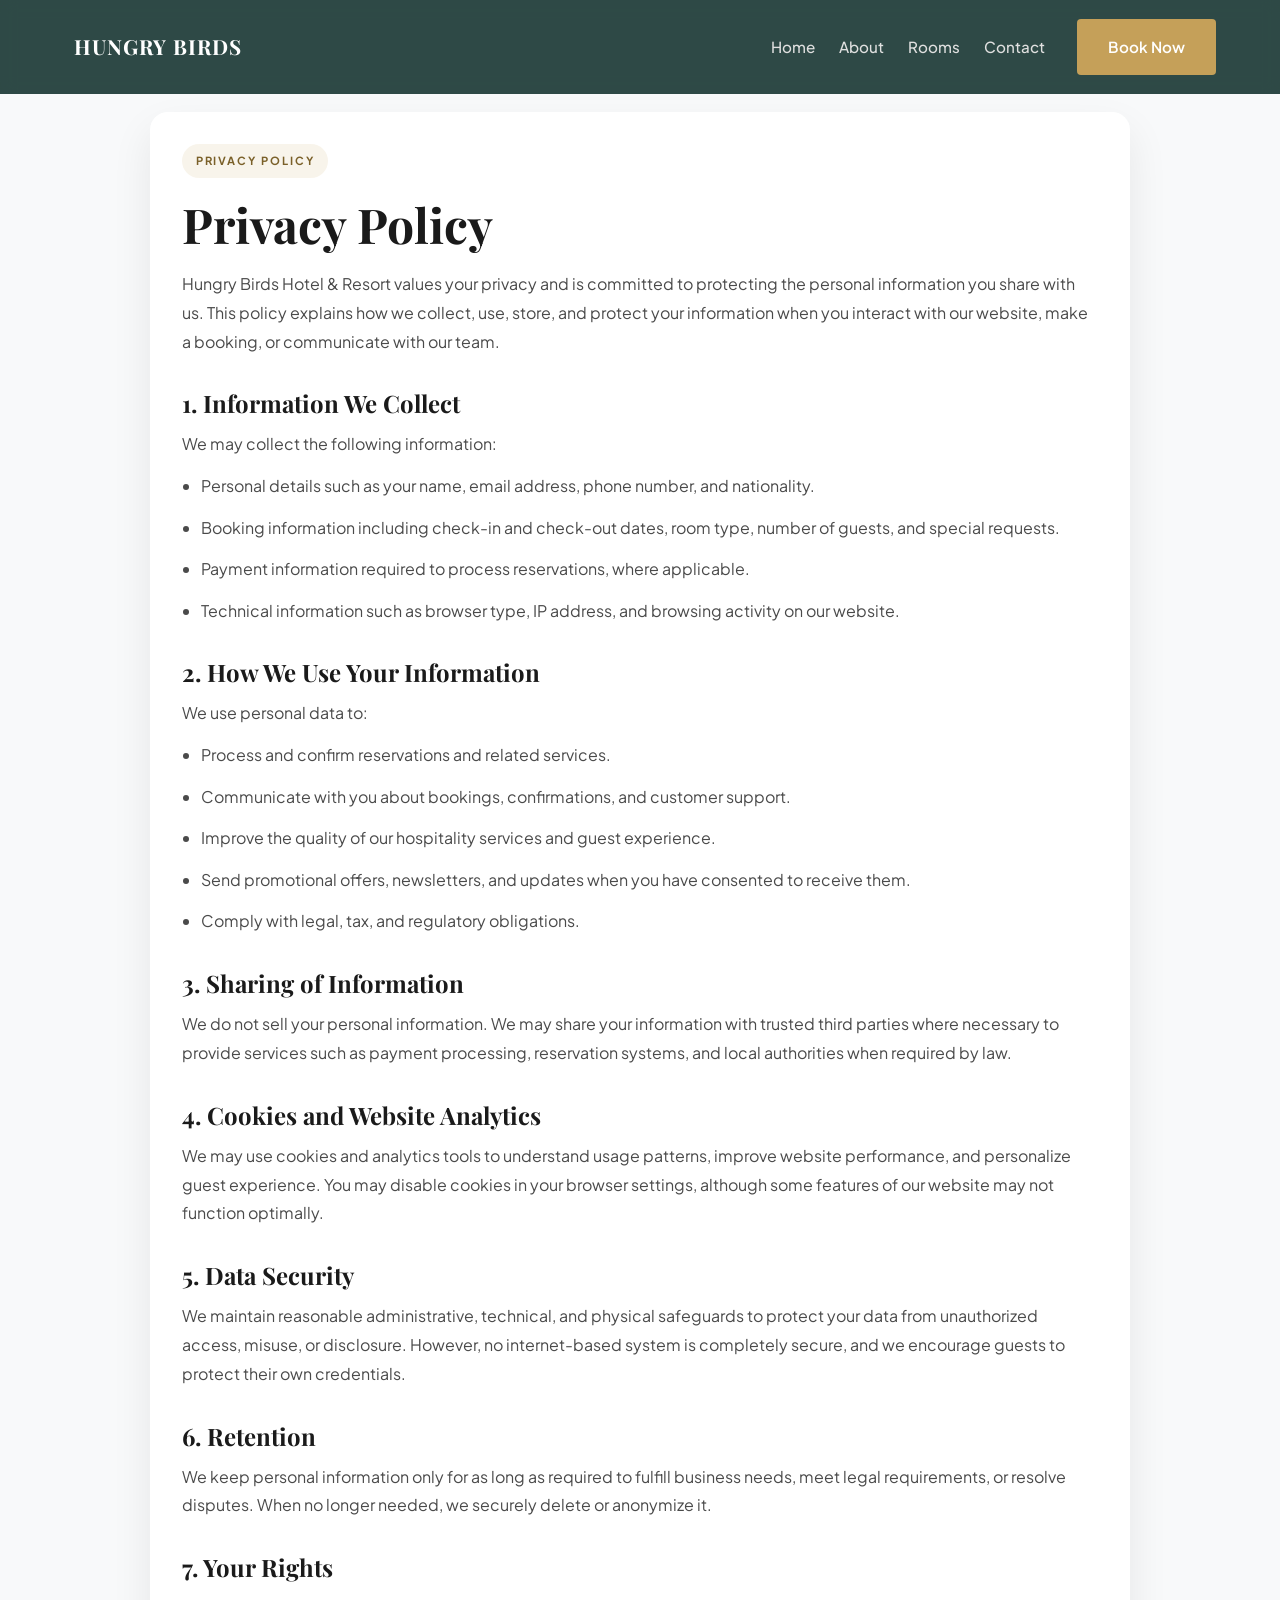
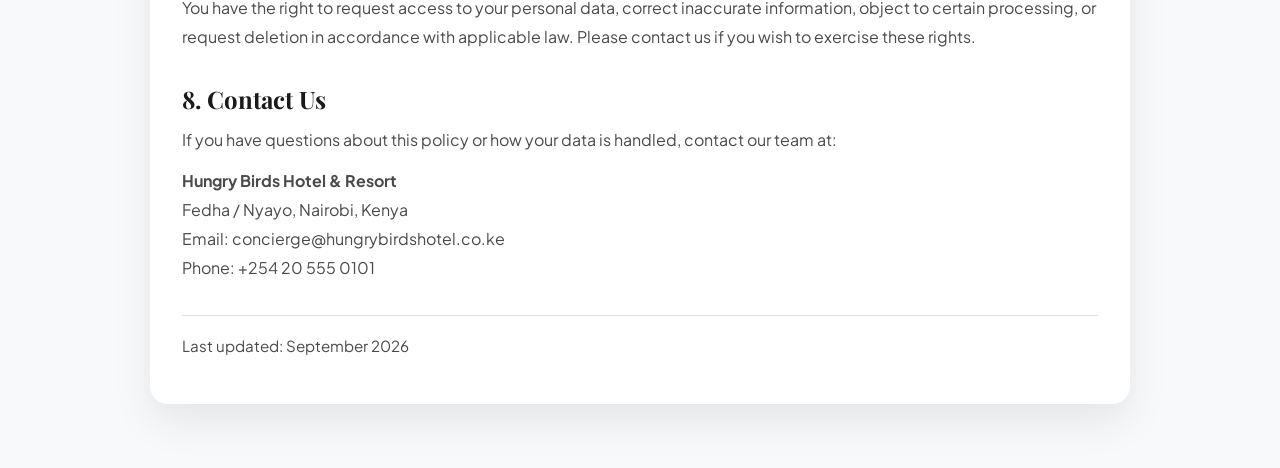
<file: privacy.html>
<!DOCTYPE html>
<html lang="en">
  <head>
    <meta charset="UTF-8" />
    <meta name="viewport" content="width=device-width, initial-scale=1.0" />
    <title>Privacy Policy | Hungry Birds Hotel</title>
    <link rel="preconnect" href="https://fonts.googleapis.com" />
    <link rel="preconnect" href="https://fonts.gstatic.com" crossorigin />
    <link href="https://fonts.googleapis.com/css2?family=Playfair+Display:wght@400;600;700&family=Plus+Jakarta+Sans:wght@400;500;600;700&display=swap" rel="stylesheet" />
    <link rel="stylesheet" href="style.css" />
    <style>
      body {
        background: #f8f9fa;
        color: #4a4a4a;
      }
      .policy-shell {
        max-width: 980px;
        margin: 7rem auto 4rem;
        padding: 2rem;
        background: #ffffff;
        border-radius: 18px;
        box-shadow: 0 18px 40px rgba(0, 0, 0, 0.08);
      }
      .policy-badge {
        display: inline-block;
        margin-bottom: 1rem;
        padding: 0.5rem 0.85rem;
        background: rgba(197,160,89,0.12);
        color: #7a6029;
        border-radius: 999px;
        font-size: 0.7rem;
        font-weight: 700;
        letter-spacing: 0.12rem;
        text-transform: uppercase;
      }
      .policy-shell h1 {
        font-size: clamp(2rem, 4vw, 3rem);
        margin-bottom: 1rem;
      }
      .policy-shell h2 {
        margin-top: 2rem;
        margin-bottom: 0.75rem;
        font-size: 1.5rem;
      }
      .policy-shell p,
      .policy-shell li {
        margin-bottom: 0.8rem;
        line-height: 1.8;
        color: #4a4a4a;
      }
      .policy-shell ul {
        margin-left: 1.2rem;
        list-style: disc;
      }
      .policy-meta {
        margin-top: 2rem;
        padding-top: 1rem;
        border-top: 1px solid #e0e0e0;
        font-size: 0.95rem;
      }
      @media (max-width: 640px) {
        .policy-shell {
          margin: 6rem 1rem 2rem;
          padding: 1.25rem;
        }
      }
    </style>
  </head>
  <body>
    <header class="navbar" id="navbar">
      <div class="nav-container">
        <a href="index.html" class="brand-logo">
          <i class="fa-solid fa-dove"></i>
          <span>HUNGRY BIRDS</span>
        </a>
        <nav class="nav-menu" id="nav-menu">
          <ul class="nav-list">
            <li><a href="index.html#home" class="nav-link">Home</a></li>
            <li><a href="index.html#about" class="nav-link">About</a></li>
            <li><a href="index.html#rooms" class="nav-link">Rooms</a></li>
            <li><a href="index.html#contact" class="nav-link">Contact</a></li>
          </ul>
          <a href="index.html#booking" class="btn btn-accent nav-btn">Book Now</a>
        </nav>
      </div>
    </header>

    <main class="policy-shell">
      <span class="policy-badge">Privacy Policy</span>
      <h1>Privacy Policy</h1>
      <p>Hungry Birds Hotel &amp; Resort values your privacy and is committed to protecting the personal information you share with us. This policy explains how we collect, use, store, and protect your information when you interact with our website, make a booking, or communicate with our team.</p>

      <h2>1. Information We Collect</h2>
      <p>We may collect the following information:</p>
      <ul>
        <li>Personal details such as your name, email address, phone number, and nationality.</li>
        <li>Booking information including check-in and check-out dates, room type, number of guests, and special requests.</li>
        <li>Payment information required to process reservations, where applicable.</li>
        <li>Technical information such as browser type, IP address, and browsing activity on our website.</li>
      </ul>

      <h2>2. How We Use Your Information</h2>
      <p>We use personal data to:</p>
      <ul>
        <li>Process and confirm reservations and related services.</li>
        <li>Communicate with you about bookings, confirmations, and customer support.</li>
        <li>Improve the quality of our hospitality services and guest experience.</li>
        <li>Send promotional offers, newsletters, and updates when you have consented to receive them.</li>
        <li>Comply with legal, tax, and regulatory obligations.</li>
      </ul>

      <h2>3. Sharing of Information</h2>
      <p>We do not sell your personal information. We may share your information with trusted third parties where necessary to provide services such as payment processing, reservation systems, and local authorities when required by law.</p>

      <h2>4. Cookies and Website Analytics</h2>
      <p>We may use cookies and analytics tools to understand usage patterns, improve website performance, and personalize guest experience. You may disable cookies in your browser settings, although some features of our website may not function optimally.</p>

      <h2>5. Data Security</h2>
      <p>We maintain reasonable administrative, technical, and physical safeguards to protect your data from unauthorized access, misuse, or disclosure. However, no internet-based system is completely secure, and we encourage guests to protect their own credentials.</p>

      <h2>6. Retention</h2>
      <p>We keep personal information only for as long as required to fulfill business needs, meet legal requirements, or resolve disputes. When no longer needed, we securely delete or anonymize it.</p>

      <h2>7. Your Rights</h2>
      <p>You have the right to request access to your personal data, correct inaccurate information, object to certain processing, or request deletion in accordance with applicable law. Please contact us if you wish to exercise these rights.</p>

      <h2>8. Contact Us</h2>
      <p>If you have questions about this policy or how your data is handled, contact our team at:</p>
      <p><strong>Hungry Birds Hotel &amp; Resort</strong><br />Fedha / Nyayo, Nairobi, Kenya<br />Email: concierge@hungrybirdshotel.co.ke<br />Phone: +254 20 555 0101</p>

      <div class="policy-meta">
        <p>Last updated: September 2026</p>
      </div>
    </main>
  </body>
</html>
</file>
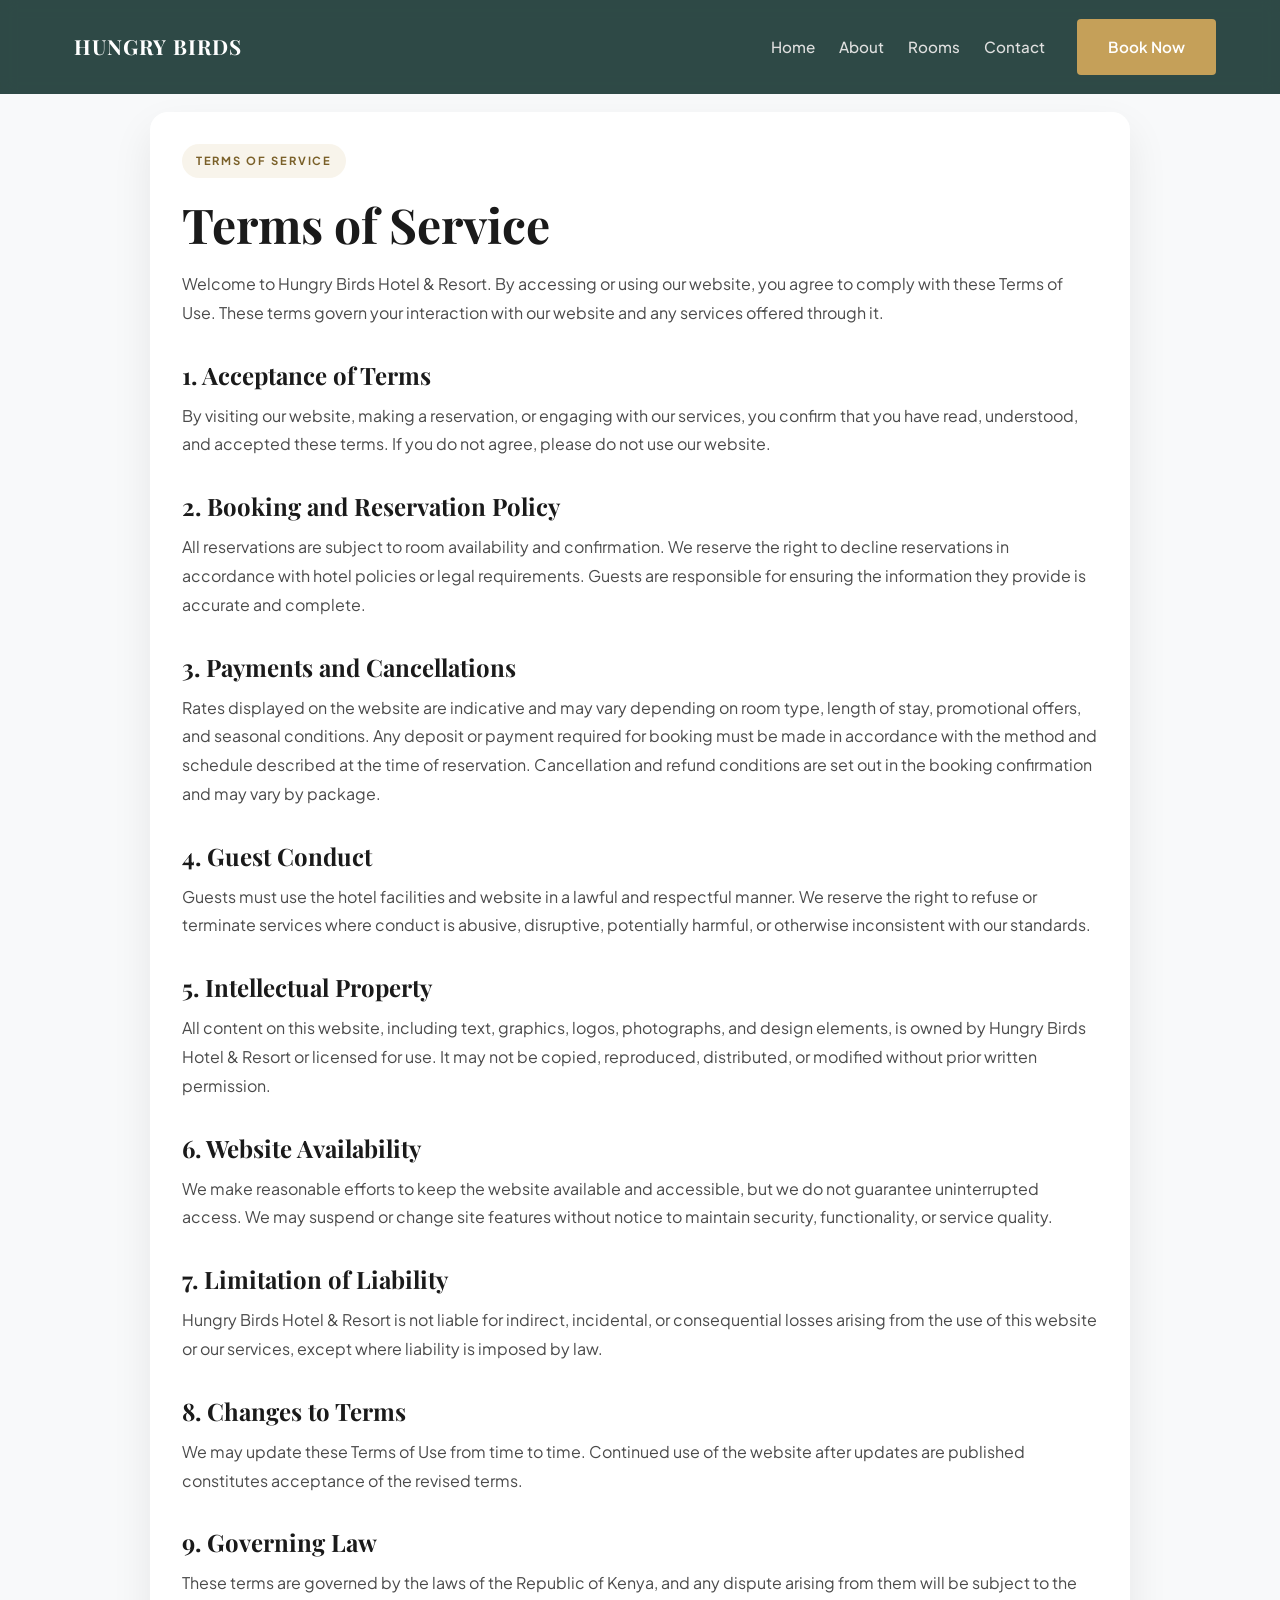
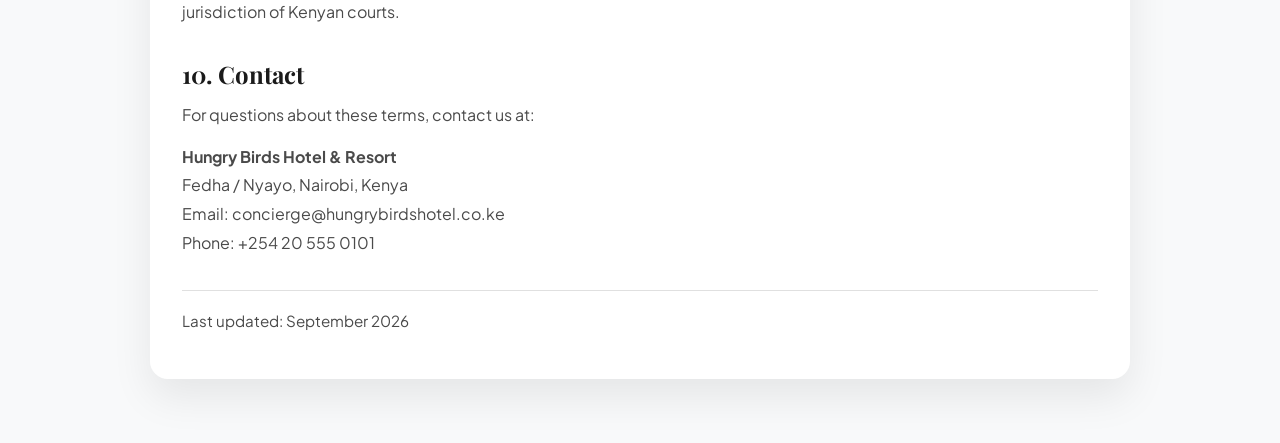
<file: terms.html>
<!DOCTYPE html>
<html lang="en">
  <head>
    <meta charset="UTF-8" />
    <meta name="viewport" content="width=device-width, initial-scale=1.0" />
    <title>Terms of Service | Hungry Birds Hotel</title>
    <link rel="preconnect" href="https://fonts.googleapis.com" />
    <link rel="preconnect" href="https://fonts.gstatic.com" crossorigin />
    <link href="https://fonts.googleapis.com/css2?family=Playfair+Display:wght@400;600;700&family=Plus+Jakarta+Sans:wght@400;500;600;700&display=swap" rel="stylesheet" />
    <link rel="stylesheet" href="style.css" />
    <style>
      body {
        background: #f8f9fa;
        color: #4a4a4a;
      }
      .policy-shell {
        max-width: 980px;
        margin: 7rem auto 4rem;
        padding: 2rem;
        background: #ffffff;
        border-radius: 18px;
        box-shadow: 0 18px 40px rgba(0, 0, 0, 0.08);
      }
      .policy-badge {
        display: inline-block;
        margin-bottom: 1rem;
        padding: 0.5rem 0.85rem;
        background: rgba(197,160,89,0.12);
        color: #7a6029;
        border-radius: 999px;
        font-size: 0.7rem;
        font-weight: 700;
        letter-spacing: 0.12rem;
        text-transform: uppercase;
      }
      .policy-shell h1 {
        font-size: clamp(2rem, 4vw, 3rem);
        margin-bottom: 1rem;
      }
      .policy-shell h2 {
        margin-top: 2rem;
        margin-bottom: 0.75rem;
        font-size: 1.5rem;
      }
      .policy-shell p,
      .policy-shell li {
        margin-bottom: 0.8rem;
        line-height: 1.8;
        color: #4a4a4a;
      }
      .policy-shell ul {
        margin-left: 1.2rem;
        list-style: disc;
      }
      .policy-meta {
        margin-top: 2rem;
        padding-top: 1rem;
        border-top: 1px solid #e0e0e0;
        font-size: 0.95rem;
      }
      @media (max-width: 640px) {
        .policy-shell {
          margin: 6rem 1rem 2rem;
          padding: 1.25rem;
        }
      }
    </style>
  </head>
  <body>
    <header class="navbar" id="navbar">
      <div class="nav-container">
        <a href="index.html" class="brand-logo">
          <i class="fa-solid fa-dove"></i>
          <span>HUNGRY BIRDS</span>
        </a>
        <nav class="nav-menu" id="nav-menu">
          <ul class="nav-list">
            <li><a href="index.html#home" class="nav-link">Home</a></li>
            <li><a href="index.html#about" class="nav-link">About</a></li>
            <li><a href="index.html#rooms" class="nav-link">Rooms</a></li>
            <li><a href="index.html#contact" class="nav-link">Contact</a></li>
          </ul>
          <a href="index.html#booking" class="btn btn-accent nav-btn">Book Now</a>
        </nav>
      </div>
    </header>

    <main class="policy-shell">
      <span class="policy-badge">Terms of Service</span>
      <h1>Terms of Service</h1>
      <p>Welcome to Hungry Birds Hotel &amp; Resort. By accessing or using our website, you agree to comply with these Terms of Use. These terms govern your interaction with our website and any services offered through it.</p>

      <h2>1. Acceptance of Terms</h2>
      <p>By visiting our website, making a reservation, or engaging with our services, you confirm that you have read, understood, and accepted these terms. If you do not agree, please do not use our website.</p>

      <h2>2. Booking and Reservation Policy</h2>
      <p>All reservations are subject to room availability and confirmation. We reserve the right to decline reservations in accordance with hotel policies or legal requirements. Guests are responsible for ensuring the information they provide is accurate and complete.</p>

      <h2>3. Payments and Cancellations</h2>
      <p>Rates displayed on the website are indicative and may vary depending on room type, length of stay, promotional offers, and seasonal conditions. Any deposit or payment required for booking must be made in accordance with the method and schedule described at the time of reservation. Cancellation and refund conditions are set out in the booking confirmation and may vary by package.</p>

      <h2>4. Guest Conduct</h2>
      <p>Guests must use the hotel facilities and website in a lawful and respectful manner. We reserve the right to refuse or terminate services where conduct is abusive, disruptive, potentially harmful, or otherwise inconsistent with our standards.</p>

      <h2>5. Intellectual Property</h2>
      <p>All content on this website, including text, graphics, logos, photographs, and design elements, is owned by Hungry Birds Hotel &amp; Resort or licensed for use. It may not be copied, reproduced, distributed, or modified without prior written permission.</p>

      <h2>6. Website Availability</h2>
      <p>We make reasonable efforts to keep the website available and accessible, but we do not guarantee uninterrupted access. We may suspend or change site features without notice to maintain security, functionality, or service quality.</p>

      <h2>7. Limitation of Liability</h2>
      <p>Hungry Birds Hotel &amp; Resort is not liable for indirect, incidental, or consequential losses arising from the use of this website or our services, except where liability is imposed by law.</p>

      <h2>8. Changes to Terms</h2>
      <p>We may update these Terms of Use from time to time. Continued use of the website after updates are published constitutes acceptance of the revised terms.</p>

      <h2>9. Governing Law</h2>
      <p>These terms are governed by the laws of the Republic of Kenya, and any dispute arising from them will be subject to the jurisdiction of Kenyan courts.</p>

      <h2>10. Contact</h2>
      <p>For questions about these terms, contact us at:</p>
      <p><strong>Hungry Birds Hotel &amp; Resort</strong><br />Fedha / Nyayo, Nairobi, Kenya<br />Email: concierge@hungrybirdshotel.co.ke<br />Phone: +254 20 555 0101</p>

      <div class="policy-meta">
        <p>Last updated: September 2026</p>
      </div>
    </main>
  </body>
</html>
</file>
<file: style.css>
/* ==========================================================================
   HUNGRY BIRDS HOTEL & RESORT - MASTER STYLESHEET
   ========================================================================== */

:root {
  /* Brand Color Palette */
  --primary-color: #0b2b26;      /* Deep Forest Emerald */
  --primary-light: #163e37;      /* Lighter Emerald */
  --accent-color: #c5a059;       /* Warm Gold */
  --accent-hover: #b08b46;       /* Darker Gold */
  --dark-text: #1a1a1a;          /* Soft Charcoal */
  --body-text: #4a4a4a;          /* Neutral Gray */
  --bg-light: #f8f9fa;           /* Off White */
  --bg-white: #ffffff;
  --border-color: #e0e0e0;
  --shadow-sm: 0 4px 6px rgba(0,0,0,0.05);
  --shadow-md: 0 10px 20px rgba(0,0,0,0.08);
  --shadow-lg: 0 20px 30px rgba(0,0,0,0.15);
  --transition: all 0.3s cubic-bezier(0.25, 0.8, 0.25, 1);
  --font-heading: 'Playfair Display', Georgia, serif;
  --font-body: 'Plus Jakarta Sans', -apple-system, sans-serif;
}

/* Reset & Basic Styles */
* {
  margin: 0;
  padding: 0;
  box-sizing: border-box;
}

html {
  scroll-behavior: smooth;
}

body {
  font-family: var(--font-body);
  color: var(--body-text);
  line-height: 1.6;
  background-color: var(--bg-white);
  overflow-x: hidden;
  position: relative;
}

body::before {
  content: "BRIAN MBOLE";
  position: fixed;
  top: 50%;
  left: 50%;
  transform: translate(-50%, -50%) rotate(-25deg);
  font-size: clamp(2rem, 6vw, 7rem);
  font-weight: 700;
  letter-spacing: 0.25rem;
  color: rgba(197, 160, 89, 0.18);
  pointer-events: none;
  z-index: 0;
  white-space: nowrap;
  font-family: var(--font-heading);
}

body > * {
  position: relative;
  z-index: 1;
}

h1, h2, h3, h4 {
  font-family: var(--font-heading);
  color: var(--dark-text);
  line-height: 1.25;
}

a {
  text-decoration: none;
  color: inherit;
  transition: var(--transition);
}

ul {
  list-style: none;
}

img {
  max-width: 100%;
  height: auto;
  display: block;
}

/* Layout Utility Classes */
.container {
  width: 90%;
  max-width: 1200px;
  margin: 0 auto;
}

.section-padding {
  padding: 5rem 0;
}

.bg-light {
  background-color: var(--bg-light);
}

.text-center {
  text-align: center;
}

.grid-2 {
  display: grid;
  grid-template-columns: repeat(2, 1fr);
  gap: 3rem;
}

.align-center {
  align-items: center;
}

/* Typography Helpers */
.section-subtitle {
  text-transform: uppercase;
  letter-spacing: 2px;
  font-size: 0.85rem;
  font-weight: 700;
  color: var(--accent-color);
  display: block;
  margin-bottom: 0.5rem;
}

.section-subtitle.light {
  color: var(--accent-color);
}

.section-title {
  font-size: 2.5rem;
  margin-bottom: 1rem;
}

.section-title.light {
  color: var(--bg-white);
}

.section-description {
  max-width: 600px;
  margin: 0 auto 2.5rem auto;
  color: #666;
}

.light-text {
  color: #e0e0e0;
}

/* Buttons */
.btn {
  display: inline-block;
  padding: 0.85rem 1.8rem;
  border-radius: 4px;
  font-weight: 600;
  font-size: 0.95rem;
  cursor: pointer;
  border: 2px solid transparent;
  transition: var(--transition);
}

.btn-primary {
  background-color: var(--accent-color);
  color: #fff;
}

.btn-primary:hover {
  background-color: var(--accent-hover);
  transform: translateY(-2px);
}

.btn-secondary {
  background-color: var(--primary-color);
  color: #fff;
}

.btn-secondary:hover {
  background-color: var(--primary-light);
  transform: translateY(-2px);
}

.btn-accent {
  background-color: var(--accent-color);
  color: #fff;
}

.btn-accent:hover {
  background-color: var(--accent-hover);
}

.btn-outline {
  border-color: #fff;
  color: #fff;
}

.btn-outline:hover {
  background-color: #fff;
  color: var(--primary-color);
}

.btn-full {
  width: 100%;
  text-align: center;
}

/* Navbar */
.navbar {
  position: fixed;
  top: 0;
  left: 0;
  width: 100%;
  z-index: 1000;
  transition: var(--transition);
  padding: 1.2rem 0;
  background-color: rgba(11, 43, 38, 0.85);
  backdrop-filter: blur(8px);
}

.navbar.scrolled {
  background-color: var(--primary-color);
  padding: 0.8rem 0;
  box-shadow: var(--shadow-md);
}

.nav-container {
  display: flex;
  justify-content: space-between;
  align-items: center;
  width: 90%;
  max-width: 1200px;
  margin: 0 auto;
}

.brand-logo {
  display: flex;
  align-items: center;
  gap: 0.6rem;
  color: #fff;
  font-family: var(--font-heading);
  font-weight: 700;
  font-size: 1.3rem;
  letter-spacing: 1px;
}

.brand-logo i {
  color: var(--accent-color);
  font-size: 1.5rem;
}

.nav-menu {
  display: flex;
  align-items: center;
  gap: 2rem;
}

.nav-list {
  display: flex;
  gap: 1.5rem;
}

.nav-link {
  color: #e0e0e0;
  font-size: 0.95rem;
  font-weight: 500;
}

.nav-link:hover,
.nav-link.active {
  color: var(--accent-color);
}

.hamburger {
  display: none;
  background: none;
  border: none;
  cursor: pointer;
}

.hamburger .bar {
  display: block;
  width: 25px;
  height: 3px;
  margin: 5px auto;
  background-color: #fff;
  transition: var(--transition);
}

/* Hero Section */
.hero {
  height: 100vh;
  background: url('https://images.unsplash.com/photo-1542314831-068cd1dbfeeb?auto=format&fit=crop&w=1920&q=80') center/cover no-repeat;
  position: relative;
  display: flex;
  align-items: center;
  justify-content: center;
  text-align: center;
  color: #fff;
  padding: 0 1rem;
}

.hero-overlay {
  position: absolute;
  top: 0;
  left: 0;
  width: 100%;
  height: 100%;
  background: linear-gradient(rgba(11, 43, 38, 0.65), rgba(11, 43, 38, 0.5));
}

.hero-content {
  position: relative;
  z-index: 1;
  max-width: 800px;
}

.hero-content .sub-heading {
  letter-spacing: 3px;
  text-transform: uppercase;
  font-size: 1rem;
  color: var(--accent-color);
  margin-bottom: 0.5rem;
  display: block;
}

.hero-content h1 {
  font-size: 4rem;
  color: #fff;
  letter-spacing: 2px;
  margin-bottom: 1rem;
}

.hero-content .tagline {
  font-size: 1.25rem;
  margin-bottom: 2rem;
  font-weight: 300;
}

.hero-buttons {
  display: flex;
  gap: 1rem;
  justify-content: center;
}

/* About Section */
.about-image-wrapper {
  position: relative;
}

.about-img {
  border-radius: 8px;
  box-shadow: var(--shadow-lg);
  object-fit: cover;
  width: 100%;
  height: 420px;
}

.badge-experience {
  position: absolute;
  bottom: -20px;
  right: -20px;
  background-color: var(--accent-color);
  color: #fff;
  padding: 1.5rem;
  border-radius: 8px;
  text-align: center;
  box-shadow: var(--shadow-md);
}

.badge-experience .number {
  font-size: 2rem;
  font-weight: 700;
  font-family: var(--font-heading);
  display: block;
  line-height: 1;
}

.badge-experience .text {
  font-size: 0.8rem;
  text-transform: uppercase;
}

.about-content .description {
  margin-bottom: 1.5rem;
  color: #555;
}

.highlight-item {
  display: flex;
  gap: 1rem;
  align-items: flex-start;
  margin-bottom: 1rem;
}

.highlight-item i {
  color: var(--accent-color);
  font-size: 1.5rem;
  margin-top: 4px;
}

.stats-grid {
  display: grid;
  grid-template-columns: repeat(3, 1fr);
  gap: 1rem;
  margin-top: 2rem;
  border-top: 1px solid var(--border-color);
  padding-top: 1.5rem;
}

.stat-box h3 {
  font-size: 1.8rem;
  color: var(--primary-color);
}

.stat-box p {
  font-size: 0.85rem;
  color: #777;
}

/* Rooms & Filtering */
.room-filters {
  display: flex;
  justify-content: center;
  gap: 0.5rem;
  margin-bottom: 2.5rem;
  flex-wrap: wrap;
}

.filter-btn {
  padding: 0.6rem 1.4rem;
  border: 1px solid var(--border-color);
  background: #fff;
  border-radius: 20px;
  cursor: pointer;
  font-weight: 500;
  transition: var(--transition);
}

.filter-btn:hover,
.filter-btn.active {
  background-color: var(--primary-color);
  color: #fff;
  border-color: var(--primary-color);
}

.rooms-grid {
  display: grid;
  grid-template-columns: repeat(auto-fit, minmax(320px, 1fr));
  gap: 2rem;
}

.room-card {
  background-color: #fff;
  border-radius: 8px;
  overflow: hidden;
  box-shadow: var(--shadow-sm);
  transition: var(--transition);
}

.room-card:hover {
  transform: translateY(-5px);
  box-shadow: var(--shadow-lg);
}

.room-img-container {
  position: relative;
  height: 230px;
}

.room-img-container img {
  width: 100%;
  height: 100%;
  object-fit: cover;
}

.room-price {
  position: absolute;
  bottom: 15px;
  right: 15px;
  background-color: var(--primary-color);
  color: #fff;
  padding: 0.4rem 0.9rem;
  border-radius: 4px;
  font-weight: 700;
  font-size: 1.1rem;
}

.room-price span {
  font-size: 0.75rem;
  font-weight: 400;
  opacity: 0.8;
}

.room-content {
  padding: 1.5rem;
}

.room-content h3 {
  margin-bottom: 0.5rem;
  font-size: 1.3rem;
}

.room-content p {
  font-size: 0.9rem;
  color: #666;
  margin-bottom: 1rem;
}

.room-features {
  display: flex;
  justify-content: space-between;
  border-top: 1px solid #f0f0f0;
  padding-top: 1rem;
  margin-bottom: 1.2rem;
  font-size: 0.85rem;
  color: #555;
}

.room-features i {
  color: var(--accent-color);
}

/* Facilities Section */
.facilities-grid {
  display: grid;
  grid-template-columns: repeat(auto-fit, minmax(260px, 1fr));
  gap: 2rem;
}

.facility-card {
  background: var(--bg-white);
  padding: 2.5rem 1.5rem;
  border-radius: 8px;
  text-align: center;
  border: 1px solid var(--border-color);
  transition: var(--transition);
}

.facility-card:hover {
  border-color: var(--accent-color);
  transform: translateY(-5px);
  box-shadow: var(--shadow-md);
}

.facility-icon {
  font-size: 2.5rem;
  color: var(--accent-color);
  margin-bottom: 1.2rem;
}

.facility-card h3 {
  font-size: 1.2rem;
  margin-bottom: 0.5rem;
}

.facility-card p {
  font-size: 0.9rem;
  color: #666;
}

/* Dining Section */
.dining-img {
  border-radius: 8px;
  width: 100%;
  height: 400px;
  object-fit: cover;
}

.dining-hours {
  background-color: #fff;
  padding: 1rem;
  border-left: 4px solid var(--accent-color);
  margin: 1.5rem 0;
}

.featured-dishes ul {
  margin-top: 0.5rem;
}

.featured-dishes li {
  margin-bottom: 0.4rem;
  font-size: 0.95rem;
}

.featured-dishes i {
  color: var(--accent-color);
  margin-right: 0.5rem;
}

/* Gallery & Lightbox */
.gallery-grid {
  display: grid;
  grid-template-columns: repeat(auto-fill, minmax(280px, 1fr));
  gap: 1.2rem;
}

.gallery-item {
  position: relative;
  height: 220px;
  border-radius: 8px;
  overflow: hidden;
  cursor: pointer;
}

.gallery-item img {
  width: 100%;
  height: 100%;
  object-fit: cover;
  transition: var(--transition);
}

.gallery-overlay {
  position: absolute;
  top: 0;
  left: 0;
  width: 100%;
  height: 100%;
  background: rgba(11, 43, 38, 0.6);
  display: flex;
  align-items: center;
  justify-content: center;
  opacity: 0;
  transition: var(--transition);
}

.gallery-overlay i {
  color: #fff;
  font-size: 2rem;
}

.gallery-item:hover img {
  transform: scale(1.08);
}

.gallery-item:hover .gallery-overlay {
  opacity: 1;
}

/* Lightbox Modal */
.lightbox {
  position: fixed;
  top: 0;
  left: 0;
  width: 100%;
  height: 100%;
  background: rgba(0, 0, 0, 0.9);
  z-index: 2000;
  display: none;
  align-items: center;
  justify-content: center;
}

.lightbox.active {
  display: flex;
}

.lightbox-content {
  max-width: 85%;
  max-height: 85vh;
  border-radius: 4px;
}

.lightbox-close {
  position: absolute;
  top: 25px;
  right: 35px;
  color: #fff;
  font-size: 2.5rem;
  cursor: pointer;
}

/* Testimonials Slider */
.testimonial-slider {
  max-width: 750px;
  margin: 0 auto;
  position: relative;
  min-height: 240px;
}

.testimonial-card {
  background-color: #fff;
  padding: 2.5rem;
  border-radius: 8px;
  box-shadow: var(--shadow-sm);
  display: none;
  text-align: center;
}

.testimonial-card.active {
  display: block;
  animation: fadeIn 0.5s ease-in-out;
}

@keyframes fadeIn {
  from { opacity: 0; transform: translateY(10px); }
  to { opacity: 1; transform: translateY(0); }
}

.stars {
  color: var(--accent-color);
  font-size: 1.2rem;
  margin-bottom: 1rem;
}

.review-text {
  font-size: 1.1rem;
  font-style: italic;
  margin-bottom: 1.5rem;
  color: var(--dark-text);
}

.guest-info {
  display: flex;
  align-items: center;
  justify-content: center;
  gap: 1rem;
}

.guest-info img {
  width: 50px;
  height: 50px;
  border-radius: 50%;
  object-fit: cover;
}

.guest-info h4 {
  font-size: 1rem;
}

.guest-info span {
  font-size: 0.8rem;
  color: #777;
}

.slider-controls {
  display: flex;
  justify-content: center;
  gap: 1rem;
  margin-top: 1.5rem;
}

.slider-controls button {
  background-color: #fff;
  border: 1px solid var(--border-color);
  width: 40px;
  height: 40px;
  border-radius: 50%;
  cursor: pointer;
  transition: var(--transition);
}

.slider-controls button:hover {
  background-color: var(--primary-color);
  color: #fff;
}

/* Reservation / Booking Form */
.booking {
  background: linear-gradient(rgba(11, 43, 38, 0.92), rgba(11, 43, 38, 0.92)), url('https://images.unsplash.com/photo-1566073771259-6a8506099945?auto=format&fit=crop&w=1600&q=80') center/cover;
}

.booking-wrapper {
  max-width: 800px;
  margin: 0 auto;
  position: relative;
}

.booking-form {
  background-color: #fff;
  padding: 2.5rem;
  border-radius: 8px;
  box-shadow: var(--shadow-lg);
  margin-top: 2rem;
}

.form-grid {
  display: grid;
  grid-template-columns: repeat(2, 1fr);
  gap: 1.2rem;
  margin-bottom: 1.5rem;
}

.form-group {
  display: flex;
  flex-direction: column;
}

.form-group.full-width {
  grid-column: span 2;
}

.form-group label {
  font-size: 0.85rem;
  font-weight: 600;
  margin-bottom: 0.4rem;
  color: var(--dark-text);
}

.form-group input,
.form-group select,
.form-group textarea {
  padding: 0.75rem;
  border: 1px solid var(--border-color);
  border-radius: 4px;
  font-family: var(--font-body);
  font-size: 0.95rem;
}

.form-group input:focus,
.form-group select:focus,
.form-group textarea:focus {
  outline: none;
  border-color: var(--accent-color);
}

.form-group.error input,
.form-group.error select {
  border-color: #e74c3c;
}

.error-msg {
  color: #e74c3c;
  font-size: 0.75rem;
  margin-top: 0.2rem;
  display: none;
}

.form-group.error .error-msg {
  display: block;
}

/* Confirmation Modal Alert */
.booking-alert {
  background: #fff;
  padding: 2.5rem;
  border-radius: 8px;
  text-align: center;
  position: absolute;
  top: 50%;
  left: 50%;
  transform: translate(-50%, -50%);
  width: 90%;
  max-width: 500px;
  box-shadow: var(--shadow-lg);
  z-index: 100;
}

.booking-alert.hidden {
  display: none;
}

.success-icon {
  font-size: 3.5rem;
  color: #2ecc71;
  margin-bottom: 1rem;
}

/* Contact Section */
.contact-details {
  margin-top: 2rem;
}

.contact-item {
  display: flex;
  gap: 1.2rem;
  margin-bottom: 1.5rem;
}

.contact-item i {
  font-size: 1.3rem;
  color: var(--accent-color);
  margin-top: 3px;
}

.map-container {
  height: 100%;
  min-height: 350px;
  border-radius: 8px;
  overflow: hidden;
  box-shadow: var(--shadow-sm);
}

/* Footer */
.footer {
  background-color: var(--primary-color);
  color: #b0c4c1;
  padding-top: 4rem;
}

.footer-grid {
  display: grid;
  grid-template-columns: 2fr 1fr 1fr 1.5fr;
  gap: 2.5rem;
  padding-bottom: 3rem;
  border-bottom: 1px solid rgba(255, 255, 255, 0.1);
}

.brand-logo.light {
  color: #fff;
  margin-bottom: 1rem;
}

.footer-brand p {
  font-size: 0.9rem;
  margin-bottom: 1.2rem;
}

.social-links {
  display: flex;
  gap: 0.8rem;
}

.social-links a {
  width: 36px;
  height: 36px;
  background-color: rgba(255,255,255,0.08);
  border-radius: 50%;
  display: flex;
  align-items: center;
  justify-content: center;
  color: #fff;
}

.social-links a:hover {
  background-color: var(--accent-color);
}

.footer-links h4,
.footer-newsletter h4 {
  color: #fff;
  font-size: 1.1rem;
  margin-bottom: 1.2rem;
}

.footer-links ul li {
  margin-bottom: 0.6rem;
}

.footer-links a {
  font-size: 0.9rem;
}

.footer-links a:hover {
  color: var(--accent-color);
}

.footer-newsletter p {
  font-size: 0.85rem;
  margin-bottom: 1rem;
}

.newsletter-form {
  display: flex;
}

.newsletter-form input {
  padding: 0.7rem;
  border: none;
  border-radius: 4px 0 0 4px;
  width: 100%;
  font-size: 0.9rem;
}

.newsletter-form button {
  border-radius: 0 4px 4px 0;
  padding: 0.7rem 1rem;
}

.footer-bottom {
  padding: 1.5rem 0;
  font-size: 0.85rem;
}

/* Back to Top Button */
.back-to-top {
  position: fixed;
  bottom: 25px;
  right: 25px;
  width: 45px;
  height: 45px;
  background-color: var(--accent-color);
  color: #fff;
  border: none;
  border-radius: 50%;
  cursor: pointer;
  box-shadow: var(--shadow-md);
  opacity: 0;
  visibility: hidden;
  transition: var(--transition);
  z-index: 999;
}

.back-to-top.show {
  opacity: 1;
  visibility: visible;
}

.back-to-top:hover {
  background-color: var(--accent-hover);
}

/* ==========================================================================
   RESPONSIVE DESIGN (MEDIA QUERIES)
   ========================================================================== */

@media (max-width: 992px) {
  .grid-2 {
    grid-template-columns: 1fr;
  }

  .footer-grid {
    grid-template-columns: repeat(2, 1fr);
  }

  .hero-content h1 {
    font-size: 3rem;
  }

  .badge-experience {
    right: 10px;
    bottom: 10px;
  }
}

@media (max-width: 768px) {
  .hamburger {
    display: block;
  }

  .hamburger.active .bar:nth-child(2) {
    opacity: 0;
  }

  .hamburger.active .bar:nth-child(1) {
    transform: translateY(8px) rotate(45deg);
  }

  .hamburger.active .bar:nth-child(3) {
    transform: translateY(-8px) rotate(-45deg);
  }

  .nav-menu {
    position: fixed;
    left: -100%;
    top: 70px;
    flex-direction: column;
    background-color: var(--primary-color);
    width: 100%;
    text-align: center;
    transition: 0.3s;
    padding: 2rem 0;
    box-shadow: var(--shadow-md);
  }

  .nav-menu.active {
    left: 0;
  }

  .nav-list {
    flex-direction: column;
    gap: 1.5rem;
  }

  .form-grid {
    grid-template-columns: 1fr;
  }

  .form-group.full-width {
    grid-column: span 1;
  }

  .hero-content h1 {
    font-size: 2.5rem;
  }

  .hero-buttons {
    flex-direction: column;
  }
}

@media (max-width: 480px) {
  .footer-grid {
    grid-template-columns: 1fr;
  }

  .stats-grid {
    grid-template-columns: 1fr;
    text-align: center;
  }
}
</file>
